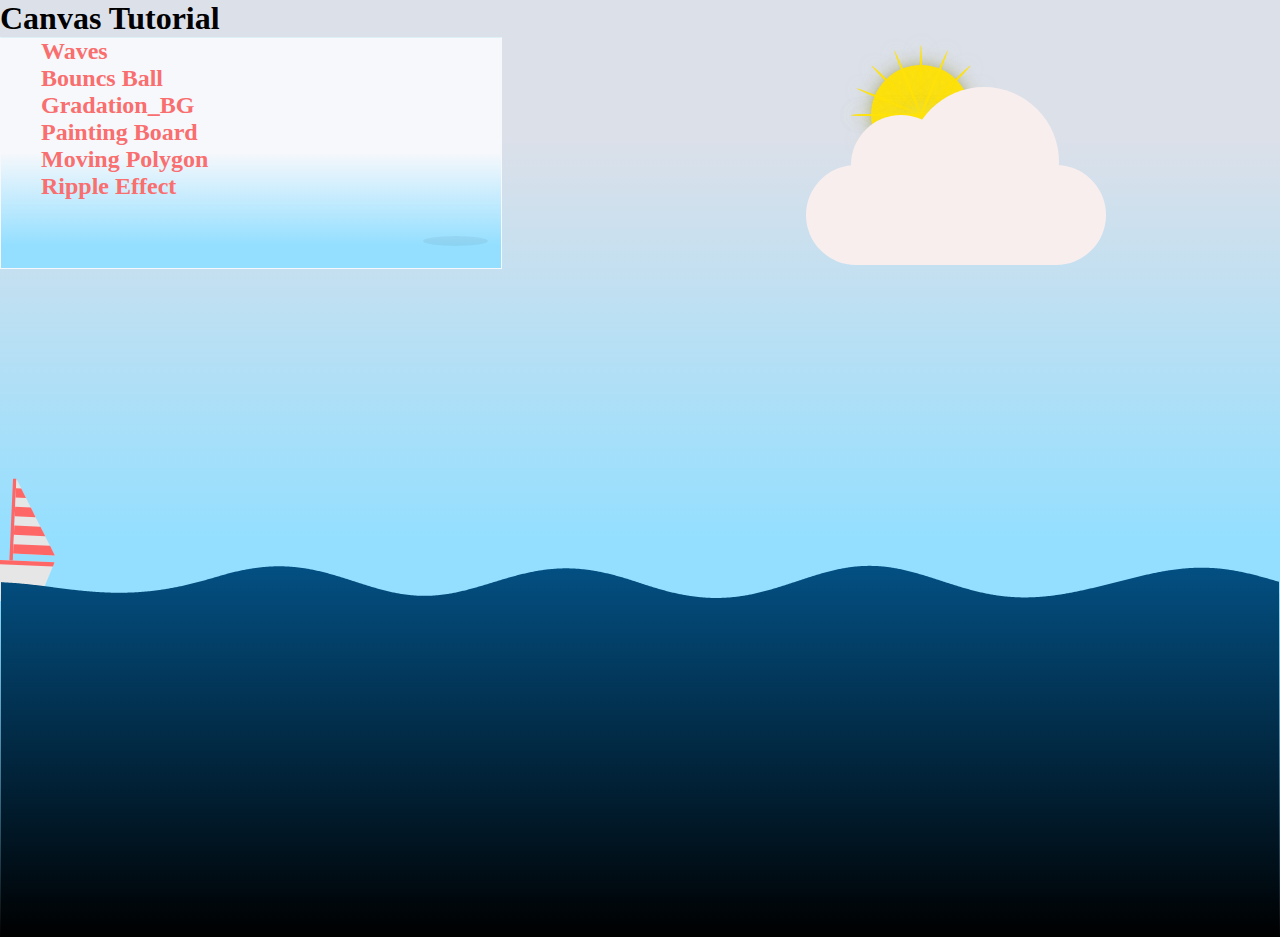
<file: index.html>
<!DOCTYPE html>
<html lang="en">
<head>
    <meta charset="UTF-8">
    <meta name="viewport" content="width=device-width, initial-scale=1.0">
    <link rel="stylesheet" href="style.css">
    <title>Canvas</title>
</head>
<body>
    <h1>Canvas Tutorial</h1>
    <div class="mycanvas">
    <ul>
        <li><a href="./wave/index.html"><h2>Waves</h2></a></li>
        <li><a href="./ball/index.html"><h2>Bouncs Ball</h2></a></li>
        <li><a href="./gradation/index.html"><h2>Gradation_BG</h2></a></li>
        <li><a href="./paint/index.html"><h2>Painting Board</h2></a></li>
        <li><a href="./polygon/index.html"><h2>Moving Polygon</h2></a></li>
        <li><a href="./ripple/index.html"><h2>Ripple Effect</h2></a></li>

    </ul>
    <div class="container">
    <div class="ball"></div> 
</div>
<div class="shadow"></div>
</div>
<div class="container2">
    <canvas class="canvas"></canvas>
    <svg id="ship" viewBox="0 0 21000 29700">
        <g>
            <polygon class="grey" points="3141,16981 17420,16981 15003,23697 5557,23697 " />
            <polygon class="pink" points="17420,16981 3141,16981 3375,17684 17185,17684 " />
            <rect class="pink" x="10002" y="3572" width="556" height="13409" />
            <polygon class="grey" points="10558,3572 17420,15838 10558,15838 " />
            <polygon class="pink" points="10558,15838 17420,15838 16562,14305 10558,14305 " />
            <polygon class="pink" points="10558,12771 15704,12771 14847,11238 10558,11238 " />
            <polygon class="pink" points="10558,9705 13989,9705 13131,8172 10558,8172 " />
            <polygon class="pink" points="10558,6638 12274,6638 11416,5105 10558,5105 " />
        </g>
    </svg>
</div>
<script src="ship.js"></script>
<div class="container3">
<div class="cloud"></div>
<ul class="sun">
    <li></li>
    <li></li>
    <li></li>
    <li></li>
    <li></li>
    <li></li>
    <li></li>
    <li></li>
    <li></li>
</ul>
</div>
</body>
</html>
</file>
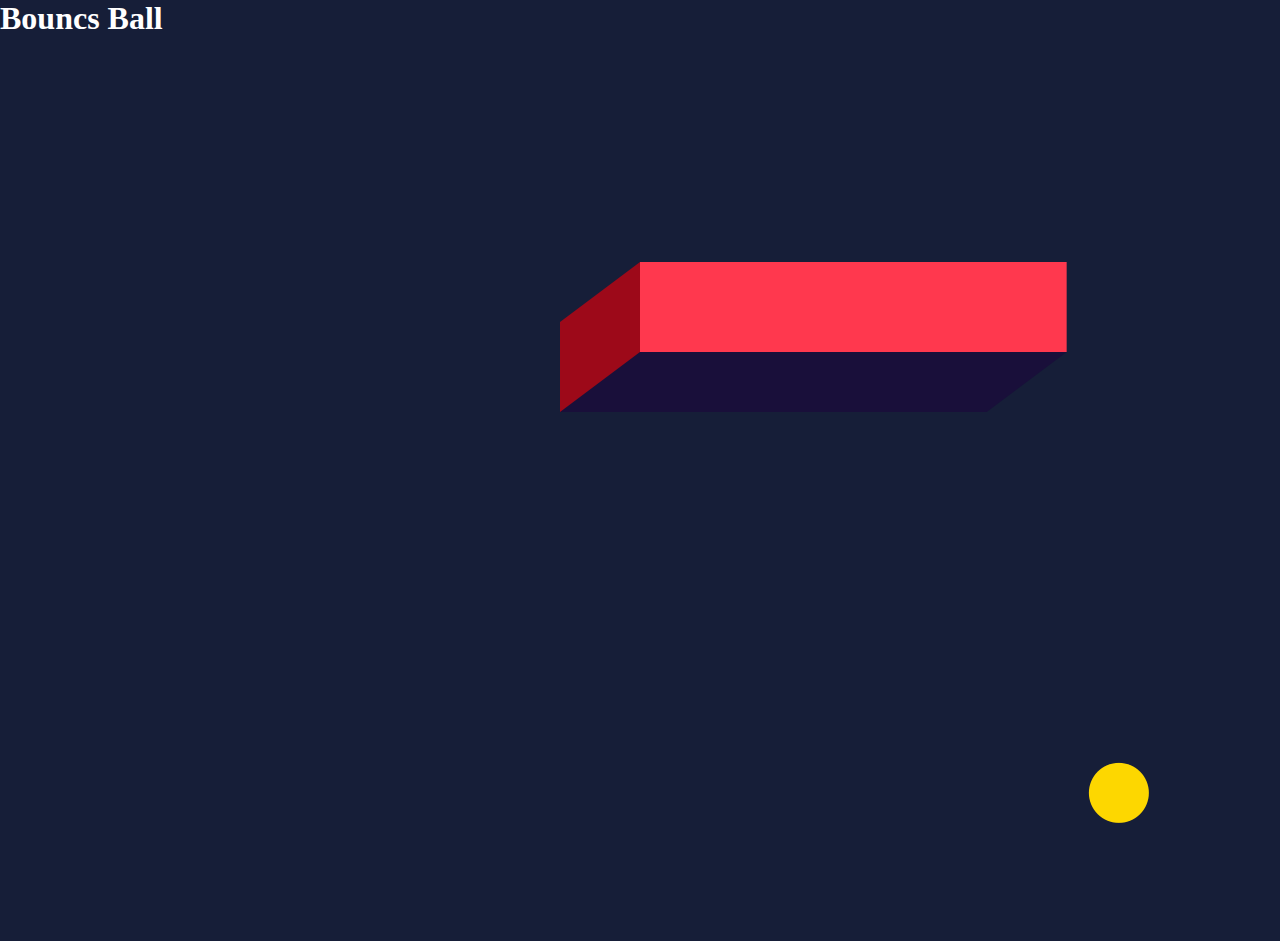
<file: ball/index.html>
<!DOCTYPE html>
<html lang="en">
<head>
    <meta charset="UTF-8">
    <meta name="viewport" content="width=device-width, initial-scale=1.0">
    <link rel="stylesheet" href="style.css">
    <title>Bouncs Ball</title>
</head>
<body>
    <h1>Bouncs Ball</h1>
    <script type="module" src="app.js"></script>

</body>
</html>
</file>
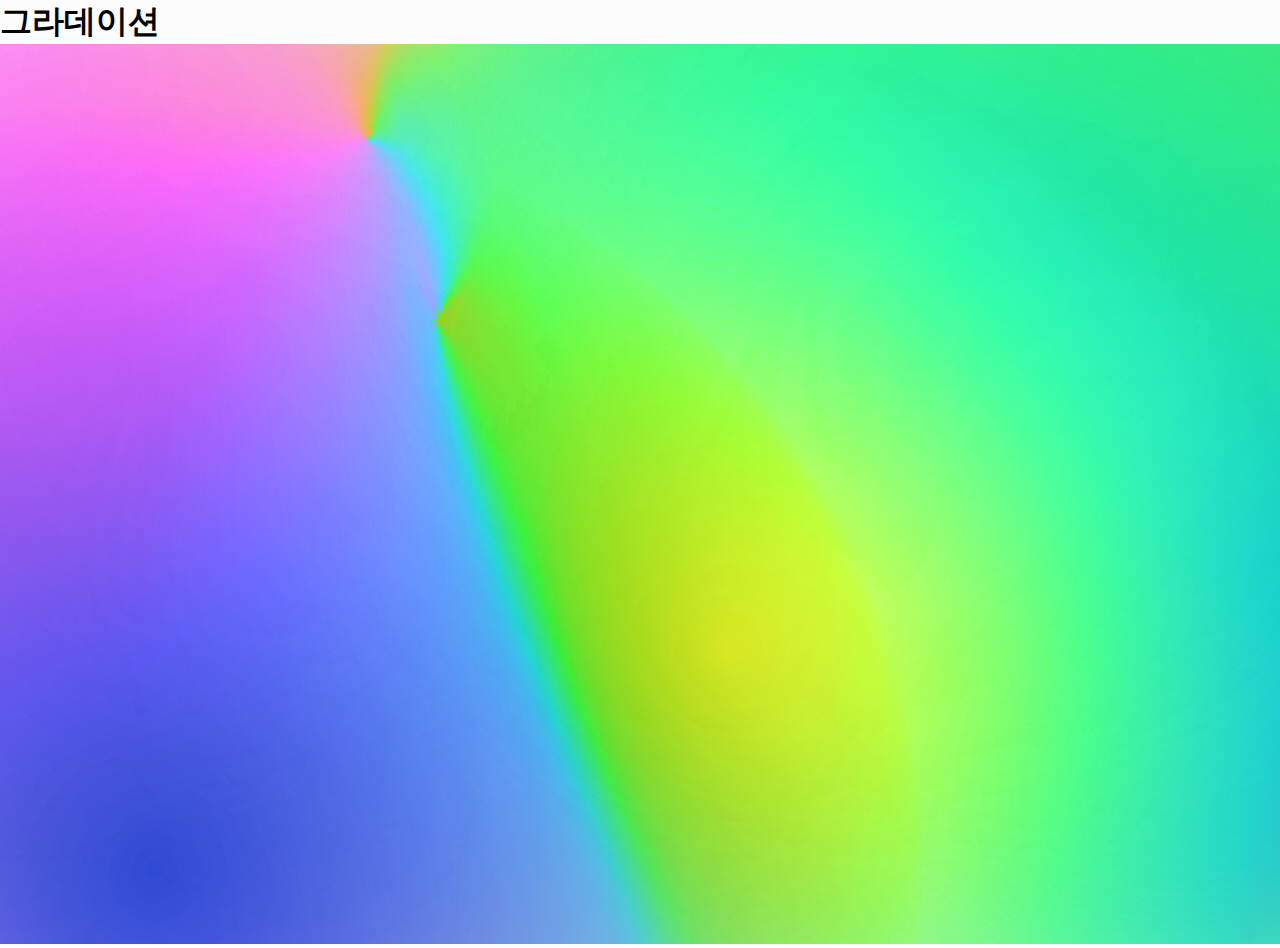
<file: gradation/index.html>
<!DOCTYPE html>
<html lang="en">
<head>
    <meta charset="UTF-8">
    <meta name="viewport" content="width=device-width, initial-scale=1.0">
    <link rel="stylesheet" href="style.css">
    <title>gradation</title>
</head>
<body>
    <h1>그라데이션</h1>
    <script type="module" src="app.js"></script>
</body>
</html>
</file>
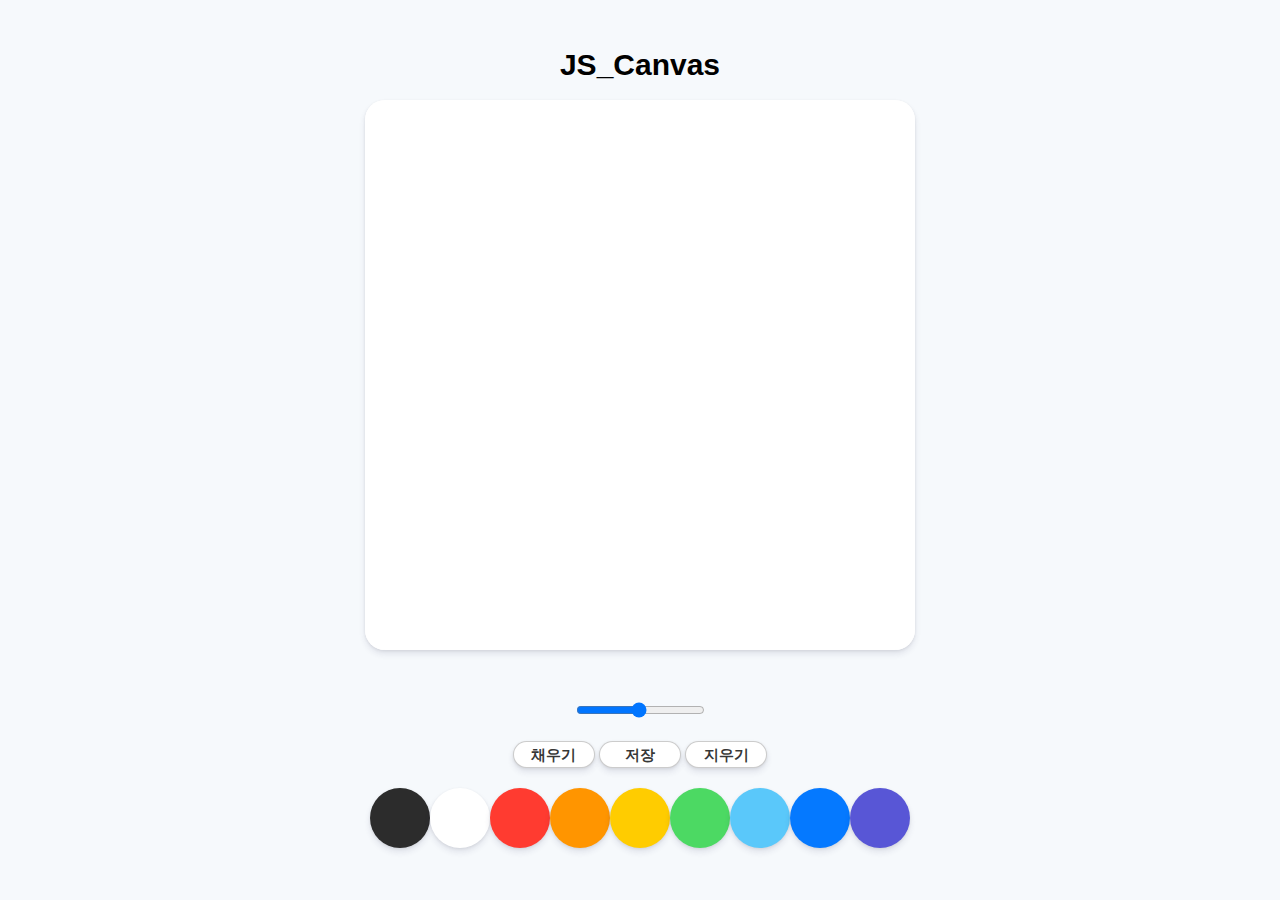
<file: paint/index.html>
<!DOCTYPE html>
<html lang="en">

<head>
    <meta charset="UTF-8">
    <meta name="viewport" content="width=device-width, initial-scale=1.0">
    <meta http-equiv="X-UA-Compatible" content="ie=edge">
    <link rel="stylesheet" href="style.css">
    </link>
    <title>PaintJS</title>
</head>

<body>
    <div style="font-size: 15px;">
        <h1>JS_Canvas</h1>
    </div>
    <canvas id="jsCanvas" class="canvas"></canvas>
    <div class="controls">
        <div class="controls__range">
            <input type="range" id="jsRange" min="0.1" max="5" value="2.5" step="0.1" />
        </div>
        <div class="controls__btns">
            <button id="jsMode">채우기</button>
            <button id="jsSave">저장</button>
            <button id="clear_canvas">지우기</button>
        </div>
        <div class="controls__colors" id="jsColors">
            <div class="controls__color jsColor" style="background-color:#2c2c2c"></div>
            <div class="controls__color jsColor" style="background-color:white"></div>
            <div class="controls__color jsColor" style="background-color:#ff3b30"></div>
            <div class="controls__color jsColor" style="background-color:#ff9500"></div>
            <div class="controls__color jsColor" style="background-color:#ffcc00"></div>
            <div class="controls__color jsColor" style="background-color:#4cd963"></div>
            <div class="controls__color jsColor" style="background-color:#5ac8fa"></div>
            <div class="controls__color jsColor" style="background-color:#0579ff"></div>
            <div class="controls__color jsColor" style="background-color:#5856d6"></div>
        </div>
    </div>
    <script src="app.js"></script>
</body>

</html>
</file>
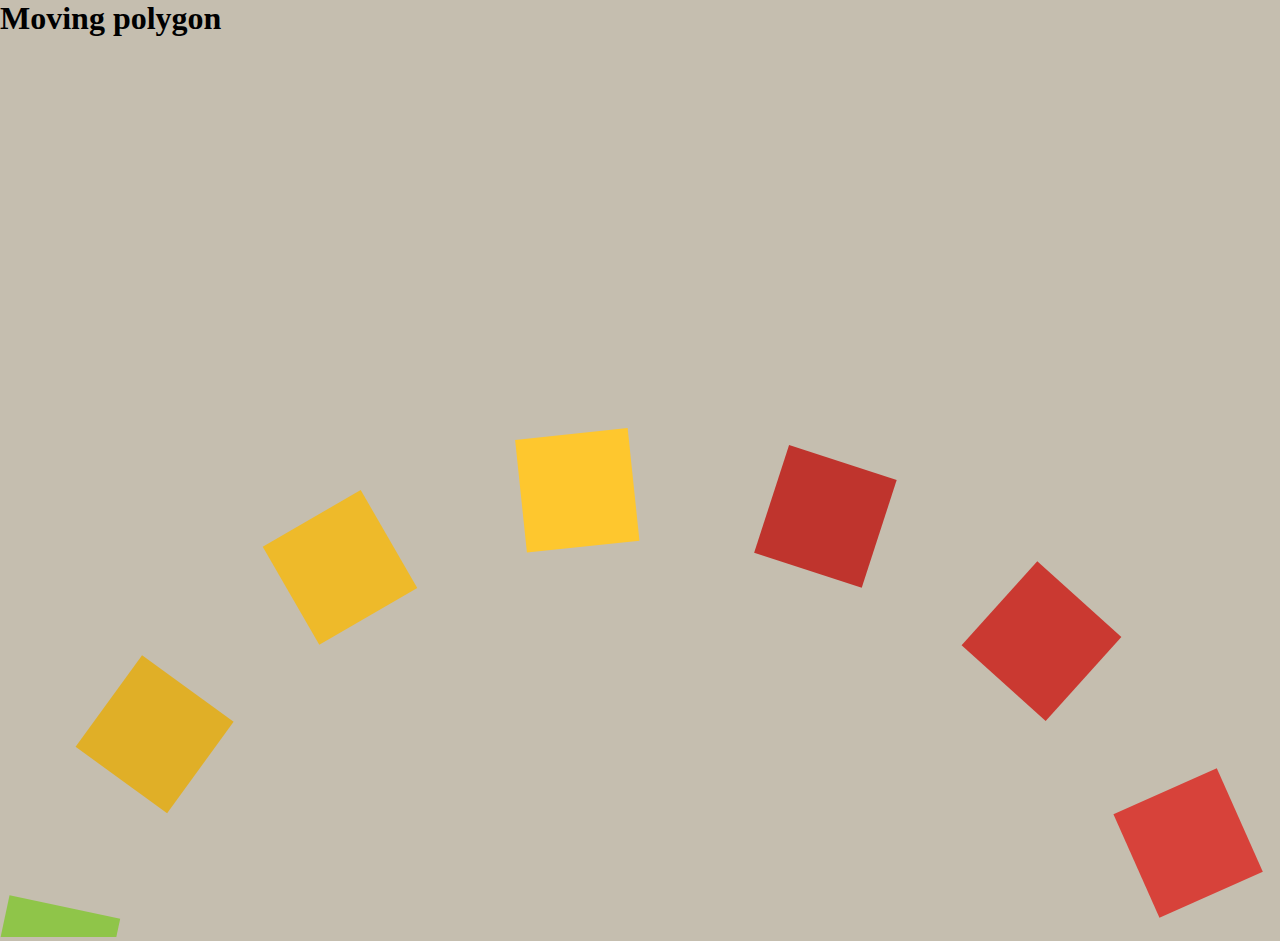
<file: polygon/index.html>
<!DOCTYPE html>
<html lang="en">
<head>
    <meta charset="UTF-8">
    <meta name="viewport" content="width=device-width, initial-scale=1.0">
    <link rel="stylesheet" href="style.css">
    <title>polygon</title>
</head>
<body>
    <h1>Moving polygon</h1>
    <script type="module" src="app.js"></script>
</body>
</html>
</file>
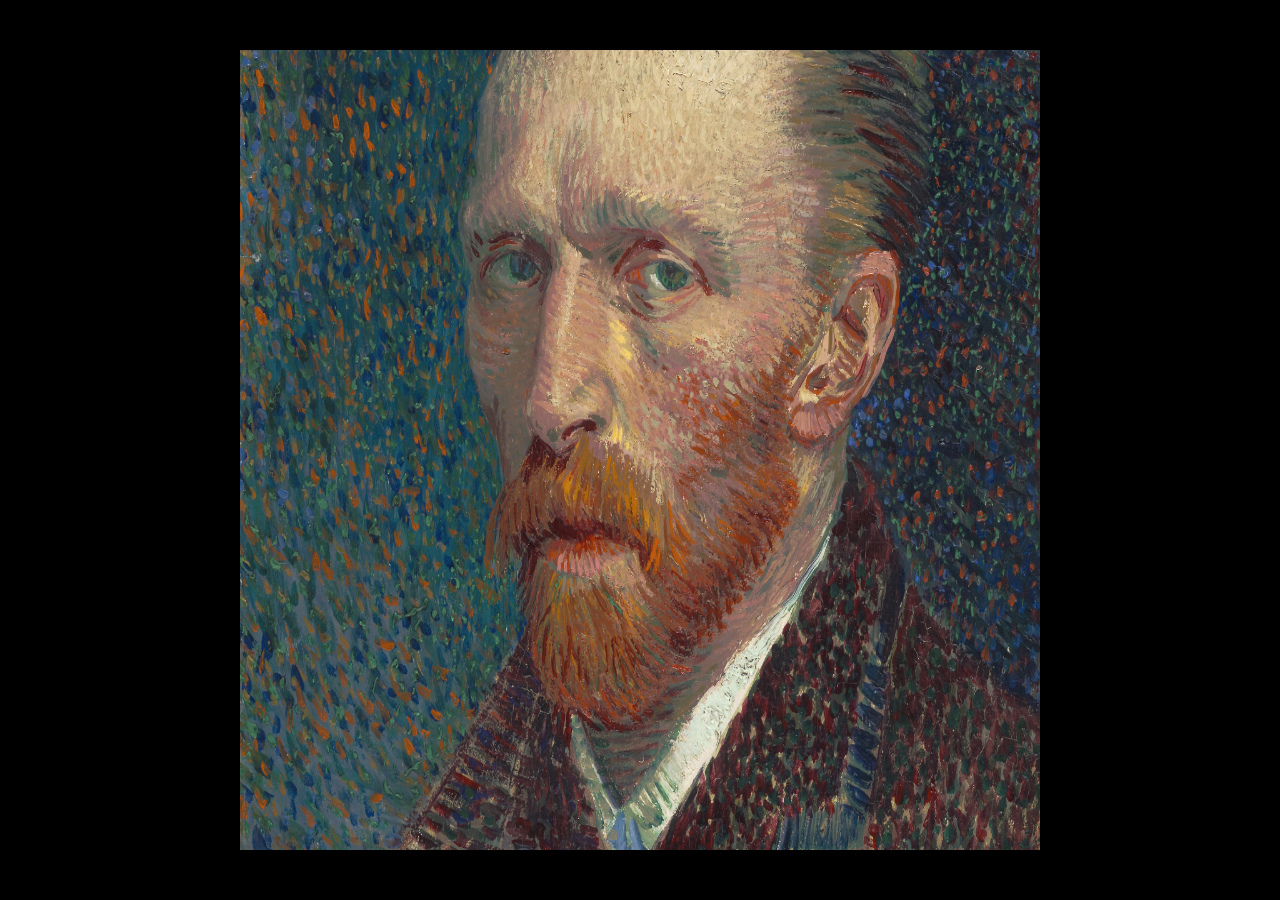
<file: ripple/index.html>
<!DOCTYPE html>
<html lang="en">

<head>
    <meta charset="UTF-8">
    <meta name="viewport" content="width=device-width, initial-scale=1.0">
    <link rel="stylesheet" href="style.css">
    <title>Ripple Effect</title>
</head>

<body>
    <script type="module" src="app.js"></script>
</body>

</html>
</file>
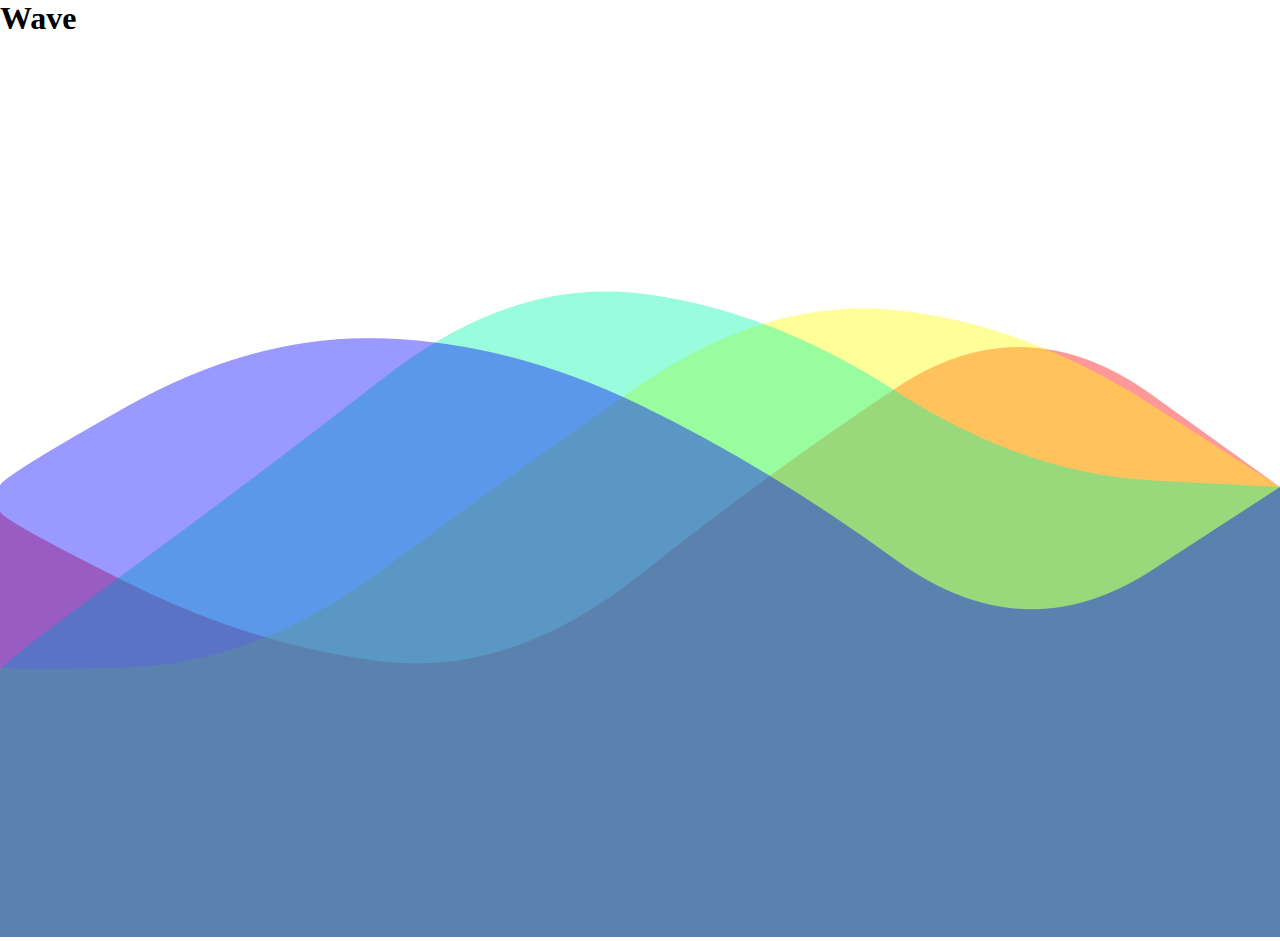
<file: wave/index.html>
<!DOCTYPE html>
<html lang="en">

<head>
    <meta charset="UTF-8">
    <meta name="viewport" content="width=device-width, initial-scale=1.0">
    <link rel="stylesheet" href="style.css">
    <title>wave</title>
</head>

<body>
    <h1>Wave</h1>
    <script type="module" src="app.js"></script>
</body>

</html>
</file>
<file: style.css>
*{
    user-select: none;
    outline: 0;
    margin:0;
    padding: 30;
    -webkit-tap-highlight-color: rgba(0,0,0,0);
}

html{
    width: 100%;
    height: 100%;
}

body{
    width: 100%;
    height: 100%;
    overflow: hidden;
    background: linear-gradient(to bottom, #dce0e9 15%, #94dfff 60%);

}

canvas{
    width: 100%;
    height: 100%;
}


.mycanvas{
    background: linear-gradient(to bottom, #f6f8fc 50%, #94dfff 90%);
    height: 230px;
    width: 500px;
    position: absolute;
    margin: auto;
    left: 0;
    right: 1;
    top: 1;
    bottom: 1;   
    z-index: 3;
    border: 1px solid #f6f8fc;
    border-top-color:  #ddf1f9;
    
}
.mycanvas ul{
    list-style: none;
    text-align: left;
    cursor: pointer;
    width: 50%;
}

        
.mycanvas a{
    text-decoration: none;
    font-size: 1rem;
    color: rgb(249, 110, 110);
}

/* =======Ball Animation=============== */
.container{
    height: 57px;
    width: 50px;
}

.ball{
    background-color:  #eae712;
    height: 50px;
    width: 50px;
    border-radius: 50%;
    position: relative;
    bottom: 252px;
    left: 430px;
    overflow: hidden;
    animation: bounce 1.2s linear infinite;
}

.ball:before {
    content: '';
    position: absolute;
    width:100%;
    height: 100%;
    border-radius: 50%;
    box-sizing: border-box;
    background: transparent;
    border: 3px solid #fff;
    right: -65%;
    filter: blur(1px);
}

.ball:after {
    content: '';
    position: absolute;
    width:100%;
    height: 100%;
    border-radius: 50%;
    box-sizing: border-box;
    background: transparent;
    border: 3px solid #fff;
    left: -65%;
    filter: blur(1px);
}

@keyframes bounce{
    0%{
        /* height: 50px;
        width: 50px; */
        transform: translateY(100px) rotate(0deg);
        background-color: rgb(157, 13, 13);
    }
    30%{
        /* height: 50px;
        width: 40px; */
    }
    
    50%{
        /* height: 30px;
        width: 57px; */
        transform: translateY(240px) rotate(180deg);
        background-color: rgb(231, 13, 13);
    }
    75%{
        /* height: 50px;
        width: 57px; */
        background-color: #fff;
    }
    100%{
        transform: translateY(100px)rotate(360deg);
        background-color: #fff;
        
    }
}

.shadow{
    background-color: rgba(8,8,8,0.05);
    height: 10px;
    width: 65px;
    border-radius: 50%;
    position: relative;
    top: -21px;
    left: 422px;
    animation: shrink 1.2s infinite;
}

@keyframes shrink{
    50%{
        transform: scaleX(0.5);
        }
}

/* =======Ship Animation=============== */
.container2{
    width: 100%;
    height: 100%;
}

.canvas {
    display: block;
    position: absolute;
    width: 100%;
    height: 100%;
    z-index: 2;
}

.grey {
    fill: #E6E6E6;
}

.pink {
    fill: #FF6666;
}

#ship{
    width: 10%;
    height: auto;
    position: absolute;
    top: 40%;
    left: -10%;
    z-index: 1;
}

/* =======Cloud & Sun Animation=============== */
.container3{
    position: absolute;
    top: 15%;
    left: 70%;
    transform: translate(-30%, 30%);
}

.cloud{
    position: relative;
    width: 300px;
    height: 100px;
    border-radius: 50px;
    background: #f8eeee;
    animation: move 6s linear infinite;
}

.cloud:before{
    content: '';
    position: absolute;
    top: -50%;
    left: 45px; 
    background: #f8eeee;
    width: 100px;
    height: 100px;
    border-radius: 50%;

}
.cloud:after{
    content: '';
    position: absolute;
    top: -78%;
    left: 103px; 
    background: #f8eeee;
    width: 150px;
    height:150px;
    border-radius: 50%;

}

@keyframes move {
    0%{
        transform: translate(0);
    }
    50%{
        transform: translate(50px);
    }
    100%{
        transform: translate(0);
    }
}

.sun{
    position: absolute;
    top: -100px;
    left: 65px;
    margin:0;
    padding: 0;
    width: 100px;
    height: 100px;
    background: #ffe208;
    border-radius: 50%;
    box-shadow: 0 0 15px rgba(118, 118, 15, 0.5);
    z-index: -1;
    animation: animate 20s linear infinite;
    
}

.sun li{
    list-style: none;
    position: absolute;
    top: 50%;
    left: 50%;
    transform: translate(-50%, -50%);
    width: 140px;
    height: 3px;
    background: #ffe208;
    box-shadow: 0 0 15px rgba(226, 226, 110, 0.5);
    border-radius: 50%;
}

.sun li:nth-child(1){
    transform: translate(-50%, -50%) rotate(0deg);
}
.sun li:nth-child(2){
    transform: translate(-50%, -50%) rotate(90deg);
}
.sun li:nth-child(3){
    transform: translate(-50%, -50%) rotate(45deg);
}
.sun li:nth-child(4){
    transform: translate(-50%, -50%) rotate(-45deg);
}
.sun li:nth-child(5){
    transform: translate(-50%, -50%) rotate(22.5deg);
}
.sun li:nth-child(6){
    transform: translate(-50%, -50%) rotate(-22.5deg);
}
.sun li:nth-child(7){
    transform: translate(-50%, -50%) rotate(67.5deg);
}
.sun li:nth-child(8){
    transform: translate(-50%, -50%) rotate(-67.5deg);
}

@keyframes animate{
    0%{
        transform: rotate(0deg);
    }
    50%{
        transform: rotate(180deg);
    }
    100%{
        transform: rotate(360deg);
    }
}
</file>
<file: ball/style.css>
*{
    user-select: none;
    outline: 0;
    margin:0;
    padding: 0;
    -webkit-tap-highlight-color: rgba(0,0,0,0);
}

html{
    width: 100%;
    height: 100%;
}

body{
    width: 100%;
    height: 100%;
    overflow: hidden;
    background-color: #161e38;
}

canvas{
    width: 100%;
    height: 100%;
}
h1{
    color: white;
}
</file>
<file: gradation/style.css>
*{
    user-select: none;
    outline: 0;
    margin:0;
    padding: 0;
    -webkit-tap-highlight-color: rgba(0,0,0,0);
}

html{
    width: 100%;
    height: 100%;
}

body{
    width: 100%;
    height: 100%;
    overflow: hidden;
    background-color: #fcfcfd;
}

canvas{
    width: 100%;
    height: 100%;
}
</file>
<file: polygon/style.css>
*{
    outline:0;
    margin: 0;
    padding:0;
}

html{
    width: 100%;
    height: 100%;
}

body{
    width: 100%;
    height: 100%;
    background-color: #c5beaf;
}

canvas{
    width: 100%;
    height: 100%;
}
</file>
<file: ripple/style.css>
*{
    outline: 0;
    margin:0;
    padding: 0;
}

html{
    width: 100%;
    height: 100%;
}

body{
    width: 100%;
    height: 100%;
    position: relative;
    background-color: #000;
}

canvas{
    padding: 0;
    margin: auto;
    display: block;
    width: 800px;
    height: 800px;
    position: absolute;
    top: 0;
    bottom: 0;
    left: 0;
    right: 0;
}

img{
    width: 100%;
    height: 100%;
}
</file>
<file: wave/style.css>
*{
    user-select: none;
    outline: 0;
    margin:0;
    padding: 0;
    -webkit-tap-highlight-color: rgba(0,0,0,0);
}

html{
    width: 100%;
    height: 100%;
}

body{
    width: 100%;
    height: 100%;
    overflow: hidden;
    background-color: #ffffff;
}

canvas{
    width: 100%;
    height: 100%;
}
</file>
<file: paint/style.css>
@import "reset.css";

body {
    background-color: #f6f9fc;
    font-family: -apple-system, BlinkMacSystemFont, 'Segoe UI', Roboto, Oxygen, Ubuntu, Cantarell, 'Open Sans', 'Helvetica Neue', sans-serif;
    display: flex;
    flex-direction: column;
    align-items: center;
    padding: 30px 0px;
}

.canvas {
    width: 550px;
    height: 550px;
    background-color: white;
    border-radius: 20px;
    box-shadow: 0 4px 6px rgba(50, 50, 93, 0.11), 0 1px 3px rgba(0, 0, 0, 0.08);

}

.controls {
    margin-top: 50px;
    display: flex;
    flex-direction: column;
    align-items: center;
}

.controls .controls__btns {
    margin-bottom: 20px;

}

.controls__btns button {
    all: unset;
    cursor: pointer;
    background-color: white;
    padding: 5px 0px;
    width: 80px;
    text-align: center;
    border-radius: 20px;
    box-shadow: 0 4px 6px rgba(50, 50, 93, 0.11), 0 1px 3px rgba(0, 0, 0, 0.08);
    border: 1.5px solid rgba(0, 0, 0, 0.2);
    color: rgba(0, 0, 0, 0.8);
    text-transform: uppercase;
    font-weight: 600;
    font-size: 15px;
}

.controls__btns button:active {
    transform: scale(0.98);
}

.controls .controls__colors {
    display: flex;
}

.controls__colors .controls__color {
    width: 60px;
    height: 60px;
    border-radius: 30px;
    cursor: pointer;
    box-shadow: 0 4px 6px rgba(50, 50, 93, 0.11), 0 1px 3px rgba(0, 0, 0, 0.08);
} 

.controls .controls__range{
    margin-bottom: 20px;
}
</file>
